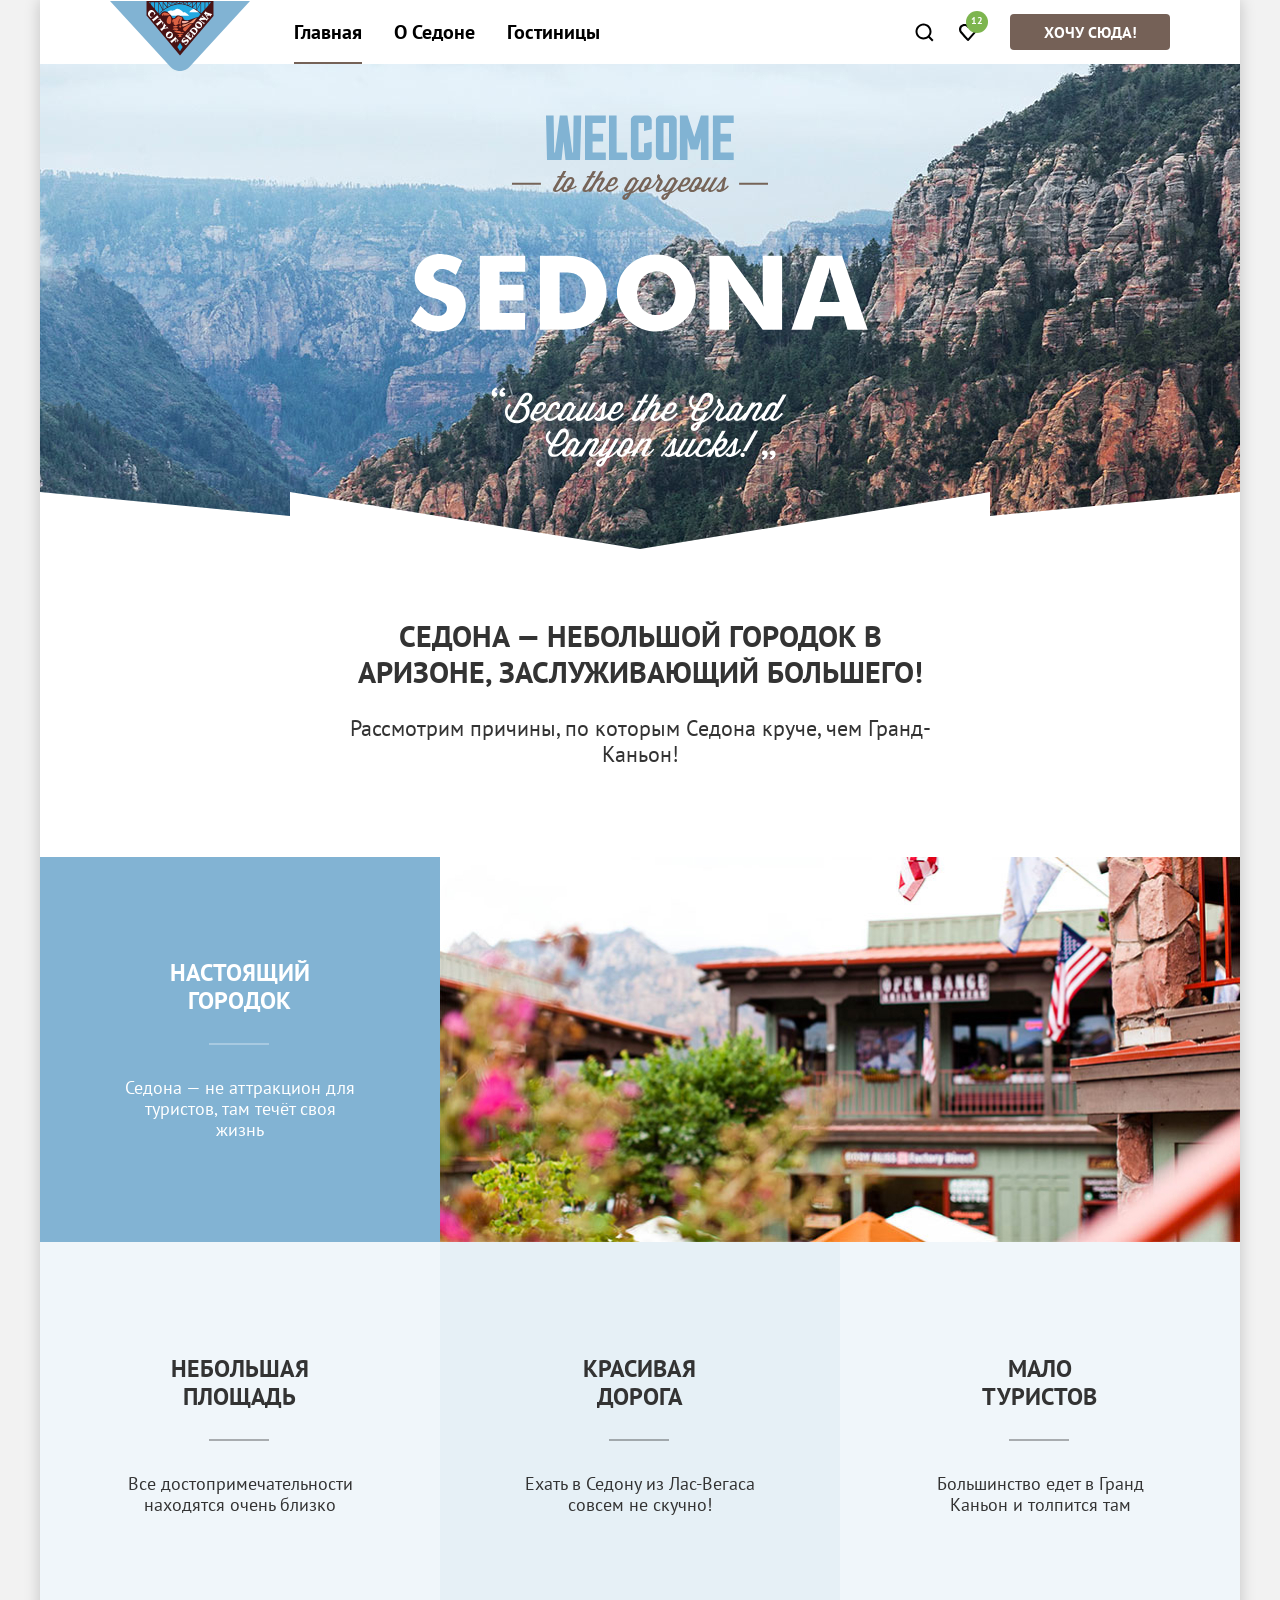
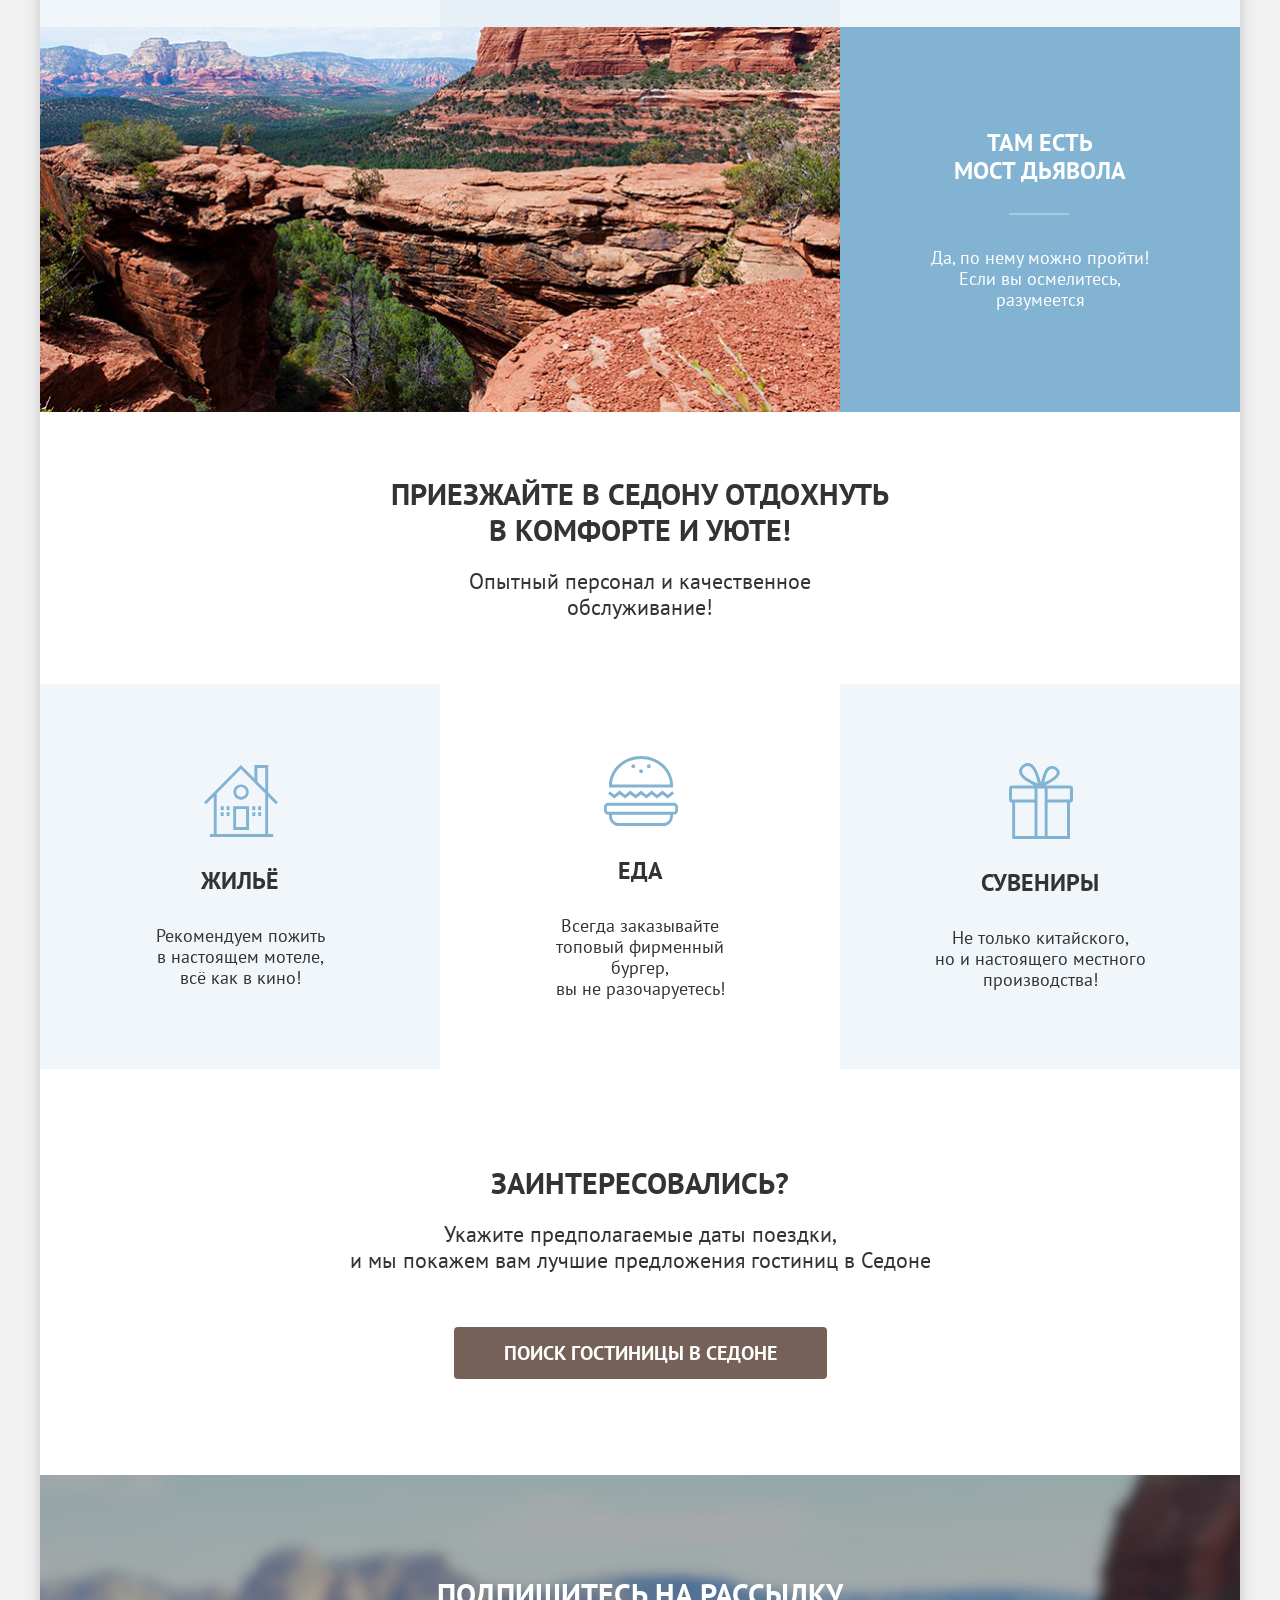
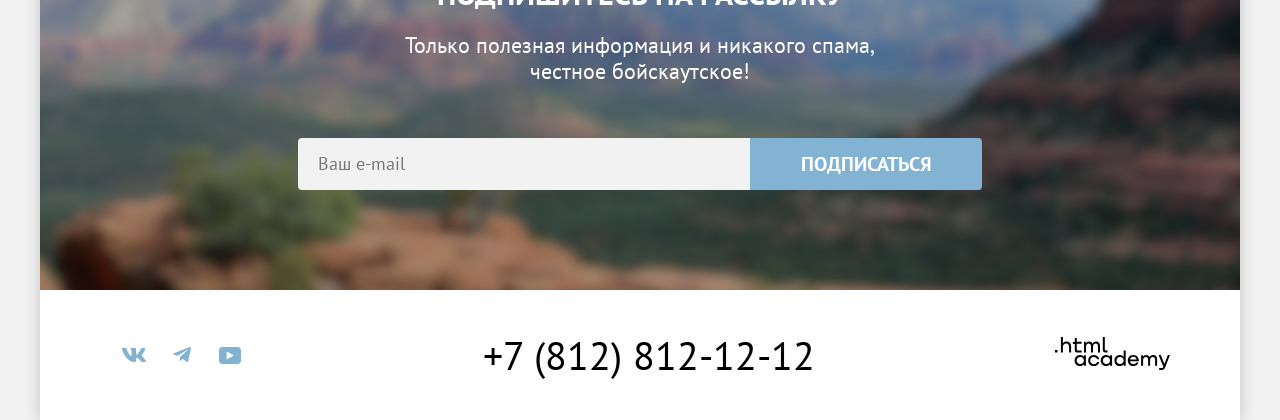
<file: index.html>
<!DOCTYPE html>
<html lang="ru">

  <head>
    <meta charset="utf-8">
    <title>Седона. Главная страница</title>
    <link rel="icon" type="image/x-icon" sizes="32x32" href="favicon.ico">
    <link rel="stylesheet" href="styles/styles.css">

  </head>

  <body>
    <div class="shadow">
      <header class="page-header">
        <nav class="navigation">
          <div class="nav-left-col">
            <a class="logo-link" href="index.html">
              <img class="navigation-logo" src="images/logo.svg" alt="Город Седона" loading="lazy">
            </a>
            <ul class="navigation-list">
              <li class="navigation-item">
                <a class="navigation-link navigation-current" href="index.html">Главная</a>
              </li>
              <li class="navigation-item">
                <a class="navigation-link" href="about.html">О Седоне</a>
              </li>
              <li class="navigation-item">
                <a class="navigation-link" href="catalog.html">Гостиницы</a>
              </li>
            </ul>
          </div>
          <ul class="navigation-list navigation-user">
            <li class="navigation-item">
              <a class="navigation-link" href="search.html">
                <svg class="navigation-icon" xmlns="http://www.w3.org/2000/svg" width="20" height="20">
                  <path
                    d="M19.5 18.0083L15.8 14.3287C16.8 13.0359 17.5 11.3453 17.5 9.4558C17.5 5.08011 13.9 1.5 9.5 1.5C5.1 1.5 1.5 5.17956 1.5 9.55525C1.5 13.9309 5.1 17.511 9.5 17.511C11.3 17.511 13 16.9144 14.4 15.8204L18.1 19.5L19.5 18.0083ZM9.5 15.5221C6.2 15.5221 3.5 12.837 3.5 9.55525C3.5 6.27348 6.2 3.5884 9.5 3.5884C12.8 3.5884 15.5 6.27348 15.5 9.55525C15.5 12.837 12.8 15.5221 9.5 15.5221Z" />
                </svg>
                <span class="visually-hidden">
                  Поиск
                </span>
              </a>
            </li>
            <li class="navigation-item">
              <a class="navigation-link likes" href="favorite.html">
                <svg class="navigation-icon" xmlns="http://www.w3.org/2000/svg" width="20" height="20">
                  <path
                    d="M9.9 19C9.6 19 9.3 18.9 9.1 18.6C3.7 12.5 2.4 11.1 2.1 10.7C1.4 9.8 1 8.6 1 7.4C1 4.4 3.4 2 6.5 2C7.8 2 9 2.5 10 3.3C11 2.5 12.3 2 13.5 2C16.5 2 19 4.4 19 7.4C19 8.7 18.5 9.9 17.7 10.8L10.7 18.7C10.5 18.9 10.3 19 9.9 19ZM3.9 9.5C4.2 9.9 7.4 13.5 10 16.4L16.2 9.4C16.7 8.9 16.9 8.2 16.9 7.4C16.9 5.6 15.4 4.1 13.6 4.1C12.6 4.1 11.6 4.6 10.9 5.4C10.6 5.7 10.3 5.8 10 5.8C9.7 5.8 9.4 5.6 9.2 5.4C8.5 4.6 7.5 4.1 6.5 4.1C4.7 4.1 3.2 5.6 3.2 7.4C3.1 8.3 3.5 9 3.9 9.5C3.8 9.5 3.8 9.5 3.9 9.5Z" />
                </svg>
                <span class="visually-hidden">
                  Избранное 12
                </span>
                <span class="likes-count">12</span>
              </a>
            </li>
            <li class="navigation-item">
              <a class="button navigation-link" href="choose.html">ХОЧУ СЮДА!</a>
            </li>
          </ul>
        </nav>
      </header>

      <main class="main-container main-index">
        <div class="page-container">
          <section class="heading">
            <h1 class="visually-hidden">Седона приветствие</h1>
            <div class="hero-picture">
              <img class="heading-logo" src="images/welcome.svg" lang="en"
                alt="Welcome to the gorgeous Sedona. Because the Grand Canyon sucks!" loading="lazy">
              <svg class="border-hero" width="1200" height="57" fill="none" xmlns="http://www.w3.org/2000/svg">
                <path d="M0 57V0L250 24V0L600 57L950 0V24L1200 0V57H0Z" fill="white" />
              </svg>
            </div>
            <div class="heading-text">
              <p class="heading-main-text">Седона — небольшой городок в Аризоне, заслуживающий большего!</p>
              <p class="subtext heading-subtext">Рассмотрим причины, по которым Седона круче, чем Гранд-Каньон!</p>
            </div>
          </section>

          <section class="advantages">
            <h2 class="visually-hidden">Преимущества</h2>
            <ul class="advantages-list">
              <li class="advantages-item dark-blue">
                <div class="advantages-alignment">
                  <h3 class="advantages-title">Настоящий городок</h3>
                  <p class="advantages-description">Седона — не аттракцион для туристов, там течёт своя жизнь</p>
                </div>
                <img class="advantages-image" src="images/photo-1.jpg" width="800" height="385"
                  alt="Фото городка Седона" loading="lazy">
              </li>
              <li class="advantages-item light-blue">
                <div class="advantages-alignment">
                  <h3 class="advantages-title">Небольшая площадь</h3>
                  <p class="advantages-description">Все достопримечательности находятся очень близко</p>
                </div>
              </li>
              <li class="advantages-item blue">
                <div class="advantages-alignment">
                  <h3 class="advantages-title">Красивая дорога</h3>
                  <p class="advantages-description">Ехать в Седону из Лас-Вегаса совсем не скучно!</p>
                </div>
              </li>
              <li class="advantages-item light-blue">
                <div class="advantages-alignment">
                  <h3 class="advantages-title">Мало туристов</h3>
                  <p class="advantages-description">Большинство едет в Гранд Каньон и толпится там</p>
                </div>
              </li>
              <li class="advantages-item dark-blue">
                <img class="advantages-image" src="images/photo-2.jpg" width="800" height="385" alt="Пейзаж каньона" loading="lazy">
                <div class="advantages-alignment">
                  <h3 class="advantages-title">Там есть<br>мост дьявола</h3>
                  <p class="advantages-description">Да, по нему можно пройти! Если вы осмелитесь, разумеется</p>
                </div>
              </li>
            </ul>
          </section>

          <section class="services">
            <div class="services-head">
              <h2 class="title services-title">Приезжайте в Седону отдохнуть в комфорте и уюте!</h2>
              <p class="subtext services-subtext">Опытный персонал и качественное обслуживание!</p>
            </div>
            <ul class="services-list">
              <li class="services-item light-blue">
                <img class="services-logo" src="images/advantage-house.svg" alt="Декоративный элемент дом">
                <span class="services-name">Жильё</span>
                <p class="services-description">Рекомендуем пожить<br>в&nbsp;настоящем мотеле,<br>всё как в кино!</p>
              </li>
              <li class="services-item">
                <img class="services-logo" src="images/advantage-burger.svg" alt="Декоративный элемент бургер" loading="lazy">
                <span class="services-name">Еда</span>
                <p class="services-description">Всегда заказывайте<br>топовый фирменный бургер,<br>вы не разочаруетесь!
                </p>
              </li>
              <li class="services-item light-blue">
                <img class="services-logo" src="images/advantage-gift.svg" alt="Декоративный элемент подарок" loading="lazy">
                <span class="services-name">Сувениры</span>
                <p class="services-description">Не только китайского,<br>но и настоящего местного<br>производства!</p>
              </li>
            </ul>
          </section>
          <section class="booking">
            <div class="booking-text">
              <h2 class="title booking-title">Заинтересовались?</h2>
              <p class="subtext booking-subtext">Укажите предполагаемые даты поездки,<br>и мы покажем вам лучшие
                предложения гостиниц в Седоне</p>
              <button class="button booking-button">ПОИСК ГОСТИНИЦЫ В СЕДОНЕ</button>
            </div>
          </section>
          <section class="subscription">
            <div class="subscription-text">
              <h2 class="title subscription-title">Подпишитесь на рассылку</h2>
              <p class="subtext subscription-subtext">Только полезная информация и никакого спама, честное бойскаутское!
              </p>
            </div>
            <form class="subscription-form" action="https://echo.htmlacademy.ru/courses" method="post">
              <label class="visually-hidden" for="subscription-email">Email</label>
              <input class="field" type="email" placeholder="Ваш e-mail" name="subscription-email"
                id="subscription-email" required>
              <button class="button subscription-button" type="submit">Подписаться</button>
            </form>
          </section>
        </div>
      </main>

      <footer class="page-footer">
        <div class="page-footer-container">
          <section class="footer-social">
            <h2 class="visually-hidden">Наши социальные сети</h2>
            <ul class="footer-social-list">
              <li class="footer-social-item">
                <a class="button" href="https://vk.com/htmlacademy" target="_blank" rel="noreferrer noopener">
                  <svg class="footer-social-logo" xmlns="http://www.w3.org/2000/svg" width="24" height="14" fill="none">
                    <path fill-rule="evenodd" clip-rule="evenodd"
                      d="M23.45 0.948C23.616 0.402 23.45 0 22.655 0H20.03C19.362 0 19.054 0.347 18.887 0.73C18.887 0.73 17.552 3.926 15.661 6.002C15.049 6.604 14.771 6.795 14.437 6.795C14.27 6.795 14.019 6.604 14.019 6.057V0.948C14.019 0.292 13.835 0 13.279 0H9.151C8.734 0 8.483 0.304 8.483 0.593C8.483 1.214 9.429 1.358 9.526 3.106V6.904C9.526 7.737 9.373 7.888 9.039 7.888C8.149 7.888 5.984 4.677 4.699 1.003C4.45 0.288 4.198 0 3.527 0H0.9C0.15 0 0 0.347 0 0.73C0 1.412 0.89 4.8 4.145 9.281C6.315 12.341 9.37 14 12.153 14C13.822 14 14.028 13.632 14.028 12.997V10.684C14.028 9.947 14.186 9.8 14.715 9.8C15.105 9.8 15.772 9.992 17.33 11.467C19.11 13.216 19.403 14 20.405 14H23.03C23.78 14 24.156 13.632 23.94 12.904C23.702 12.18 22.852 11.129 21.725 9.882C21.113 9.172 20.195 8.407 19.916 8.024C19.527 7.533 19.638 7.314 19.916 6.877C19.916 6.877 23.116 2.451 23.449 0.948H23.45Z" />
                  </svg>
                  <span class="visually-hidden">ВКонтакте</span>
                </a>
              </li>
              <li class="footer-social-item">
                <a class="button" href="https://t.me/htmlacademy" target="_blank" rel="noreferrer noopener">
                  <svg class="footer-social-logo" xmlns="http://www.w3.org/2000/svg" width="18" height="16" fill="none">
                    <path
                      d="M16.785 0.0992597L0.840489 6.24776C-0.247661 6.68481 -0.241365 7.29184 0.640845 7.56253L4.73445 8.83953L14.2058 2.8637C14.6537 2.59121 15.0629 2.7378 14.7265 3.03636L7.05283 9.96185H7.05103L7.05283 9.96275L6.77045 14.1823C7.18413 14.1823 7.36669 13.9925 7.59871 13.7686L9.58705 11.8351L13.7229 14.89C14.4855 15.31 15.0332 15.0941 15.2229 14.1841L17.9379 1.38885C18.2158 0.274623 17.5126 -0.229883 16.785 0.0992597Z" />
                  </svg>
                  <span class="visually-hidden">Телеграм</span>
                </a>
              </li>
              <li class="footer-social-item">
                <a class="button" href="https://www.youtube.com/user/htmlacademyru" target="_blank" rel="noreferrer noopener">
                  <svg class="footer-social-logo" xmlns="http://www.w3.org/2000/svg" width="22" height="17" fill="none">
                    <path
                      d="M18.607 0H3.17413C1.31343 0 0 1.59375 0 3.4V13.4937C0 15.4062 1.31343 17 3.17413 17H18.8259C20.4677 17 22 15.4062 22 13.6V3.4C21.7811 1.59375 20.4677 0 18.607 0ZM7.66169 12.5375V4.4625L14.995 8.5L7.66169 12.5375Z" />
                  </svg>
                  <span class="visually-hidden">YouTube</span>
                </a>
              </li>
            </ul>
          </section>

          <section class="footer-contacts">
            <h2 class="visually-hidden">Контакты</h2>
            <address class="footer-contacts-address">
              <a class="footer-contacts-address-phone" href="tel:+78005558628">+7 (812) 812-12-12</a>
            </address>
          </section>

          <section class="footer-logo">
            <h2 class="visually-hidden">Ссылка на академию</h2>
            <a class="footer-logo-link" href="https://htmlacademy.ru/" target="_blank" rel="noreferrer noopener">
              <svg class="academia-logo" xmlns="http://www.w3.org/2000/svg" width="115" height="33">
                <path
                  d="M0 12.9v2.6h2.5v-2.6zM11.6 4.5c-1.6 0-2.8.7-3.6 1.7h-.1V0h-2v15.5h2v-5.3c0-2.1 1.3-3.6 3.3-3.6 1.8 0 2.9 1.4 2.9 3.2v5.7h2V9.4c.1-3-1.8-4.9-4.5-4.9M26.6 4.8h-4.8V1.1h-2v3.8h-1.9v2h1.9v6c0 1.7 1 2.7 2.7 2.7h4.1v-2h-3.7c-.7 0-1.1-.4-1.1-1.1V6.8h4.8zM41.1 4.6c-1.6 0-2.9.8-3.5 2.1h-.1c-.6-1.2-1.8-2.1-3.4-2.1-1.4 0-2.5.8-3.1 1.8h-.1V4.8H29v10.6h2V10c0-2 1-3.5 2.6-3.5 1.5 0 2.4 1 2.4 2.6v6.3h2V9.8c0-2.4 1.4-3.3 2.6-3.3 1.5 0 2.4 1 2.4 2.6v6.3h2V8.9c.1-2.5-1.4-4.3-3.9-4.3M47.8 12.7c0 1.7 1 2.7 2.8 2.7h2v-2h-1.7c-.7 0-1.1-.4-1.1-1.1V0h-2zM28.9 19.7c-.9-1.1-2.2-1.8-3.9-1.8-3.1 0-5.4 2.3-5.4 5.6s2.3 5.6 5.4 5.6c1.8 0 3-.8 3.8-1.9h.1v1.6h2V18.2h-2zm-3.6 7.4c-2.2 0-3.6-1.6-3.6-3.6s1.4-3.6 3.6-3.6 3.6 1.6 3.6 3.6c0 1.9-1.4 3.6-3.6 3.6M44.2 22c-.5-2.4-2.6-4.1-5.4-4.1-3.4 0-5.6 2.5-5.6 5.6s2.2 5.6 5.6 5.6c2.8 0 4.9-1.8 5.4-4.2h-2.1c-.4 1.3-1.7 2.3-3.3 2.3-2.2 0-3.6-1.6-3.6-3.6s1.4-3.6 3.6-3.6c1.6 0 2.8 1 3.3 2.2h2.1zM55.1 19.7c-.9-1.1-2.2-1.8-3.9-1.8-3.1 0-5.4 2.3-5.4 5.6s2.3 5.6 5.4 5.6c1.8 0 3-.8 3.8-1.9h.1v1.6h2V18.2h-2zm-3.6 7.4c-2.2 0-3.6-1.6-3.6-3.6s1.4-3.6 3.6-3.6 3.6 1.6 3.6 3.6c0 1.9-1.5 3.6-3.6 3.6M68.7 19.8c-.9-1.1-2.2-1.9-3.9-1.9-3.1 0-5.4 2.3-5.4 5.6s2.2 5.6 5.4 5.6c1.7 0 3-.8 3.8-1.8h.1v1.5h2V13.4h-2zm-3.6 7.3c-2.2 0-3.6-1.6-3.6-3.6s1.4-3.6 3.6-3.6 3.6 1.6 3.6 3.6c-.1 2-1.5 3.6-3.6 3.6M78.3 17.9c-3.3 0-5.5 2.5-5.5 5.6 0 3 2.1 5.6 5.5 5.6 2.5 0 4.5-1.3 5.2-3.6h-2.1c-.5 1-1.6 1.6-3 1.6-1.9 0-3.3-1.3-3.4-2.9h8.8c.2-3.6-2-6.3-5.5-6.3m0 1.9c1.7 0 3 1 3.3 2.6h-6.5c.3-1.5 1.5-2.6 3.2-2.6M98.2 17.9c-1.6 0-2.9.8-3.6 2h-.1c-.6-1.2-1.8-2-3.4-2-1.4 0-2.5.7-3.1 1.8v-1.5h-1.9v10.6h2v-5.4c0-2 1-3.4 2.6-3.5 1.5 0 2.4 1 2.4 2.6v6.3h2v-5.6c0-2.4 1.4-3.3 2.6-3.3 1.5 0 2.4 1 2.4 2.6v6.3h2v-6.5c.1-2.6-1.4-4.4-3.9-4.4M109.4 27l-3.6-8.9h-2.2l4.8 11.6c-.3.9-.7 1.2-1.7 1.2h-2.5v2h2.5c1.8 0 2.8-.8 3.5-2.6l4.7-12.2h-2.1z" />
              </svg>
            </a>
          </section>
        </div>
      </footer>

      <div class="modal-container modal-container-close">
        <div class="modal modal-search">
          <button class="modal-close-button" type="button">
            <svg class="modal-cross" xmlns="http://www.w3.org/2000/svg" width="14" height="14">
              <path
                d="M14 1.292 12.708 0 7 5.708 1.292 0 0 1.292 5.708 7 0 12.708 1.292 14 7 8.292 12.708 14 14 12.708 8.292 7z" />
            </svg>
            <span class="visually-hidden">Закрыть</span>
          </button>
          <section class="modal-content">
            <h2 class="modal-title">Поиск гостиницы в Седоне</h2>
            <form class="search-form" action="https://echo.htmlacademy.ru/" method="post">
              <fieldset class="field-group field-group-one">
                <label class="modal-label" for="checkin-date">Дата Заезда:</label>
                <input class="checkin-date modal-field field" type="text" id="checkin-date" name="checkin-date"
                  value="27 апреля 2020" required>
                <span class="modal-notification in">Мы не можем отправить вас в прошлое.</span>
              </fieldset>
              <fieldset class="field-group field-group-two">
                <label class="modal-label" for="checkout-date">Дата Выезда:</label>
                <input class="checkout-date modal-field field" type="text" id="checkout-date" name="checkout-date"
                  value="1 сентября 2023" required>
                <span class="modal-notification out">На эти даты есть свободные номера. Пока есть.</span>
              </fieldset>
              <fieldset class="field-group field-adults">
                <label class="modal-label" for="adults">Взрослые:</label>
                <div class="field plus-minus-input">
                  <button class="minus-button" type="button">
                    <svg class="minus-icon" xmlns="http://www.w3.org/2000/svg" width="20" height="20" fill="none">
                      <path d="M3 9v2h14V9z" />
                    </svg>
                    <span class="visually-hidden">Уменьшить число</span>
                  </button>
                  <input class="adults modal-field field" type="text" id="adults" name="adults" value="2">
                  <button class="plus-button" type="button">
                    <svg class="plus-icon" width="14" height="14" fill="none" xmlns="http://www.w3.org/2000/svg">
                      <path d="M14 6H8V0H6V6H0V8H6V14H8V8H14V6Z" />
                    </svg>
                    <span class="visually-hidden">увеличить число</span>
                  </button>
                </div>
              </fieldset>
              <fieldset class="field-group field-childrens">
                <label class="modal-label" for="childrens">Дети:</label>
                <span class="tooltip">
                  <button class="tooltip-toggle" type="button" aria-labelledby="tooltip-label-date">
                    <svg class="tooltip-icon" width="26" height="26" fill="none" xmlns="http://www.w3.org/2000/svg">
                      <circle cx="13" cy="13" r="13" fill="#83B3D3" />
                      <path fill-rule="evenodd" clip-rule="evenodd" d="M12 7H14V9H12V7ZM14 19H12V10H14V19Z"
                        fill="white" />
                    </svg>
                  </button>
                  <span class="tooltip-text" role="tooltip" id="tooltip-label-date">Укажите количество детей, которые
                    будут с вами, возраст которых от 6 до 18 лет. Дети до 6 лет размещаются бесплатно.</span>
                </span>
                <div class="field plus-minus-input">
                  <button class="minus-button" type="button">
                    <svg class="minus-icon" xmlns="http://www.w3.org/2000/svg" width="20" height="20" fill="none">
                      <path d="M3 9v2h14V9z" />
                    </svg>
                    <span class="visually-hidden">Уменьшить число</span>
                  </button>
                  <input class="childrens modal-field field" type="text" id="childrens" name="childrens" value="2">
                  <button class="plus-button" type="button">
                    <svg class="plus-icon" width="14" height="14" fill="none" xmlns="http://www.w3.org/2000/svg">
                      <path d="M14 6H8V0H6V6H0V8H6V14H8V8H14V6Z" />
                    </svg>
                    <span class="visually-hidden">увеличить число</span>
                  </button>
                </div>
              </fieldset>
              <button class="button modal-search-result" type="submit">Найти</button>
            </form>
          </section>
        </div>
      </div>
    </div>
  </body>

</html>
</file>
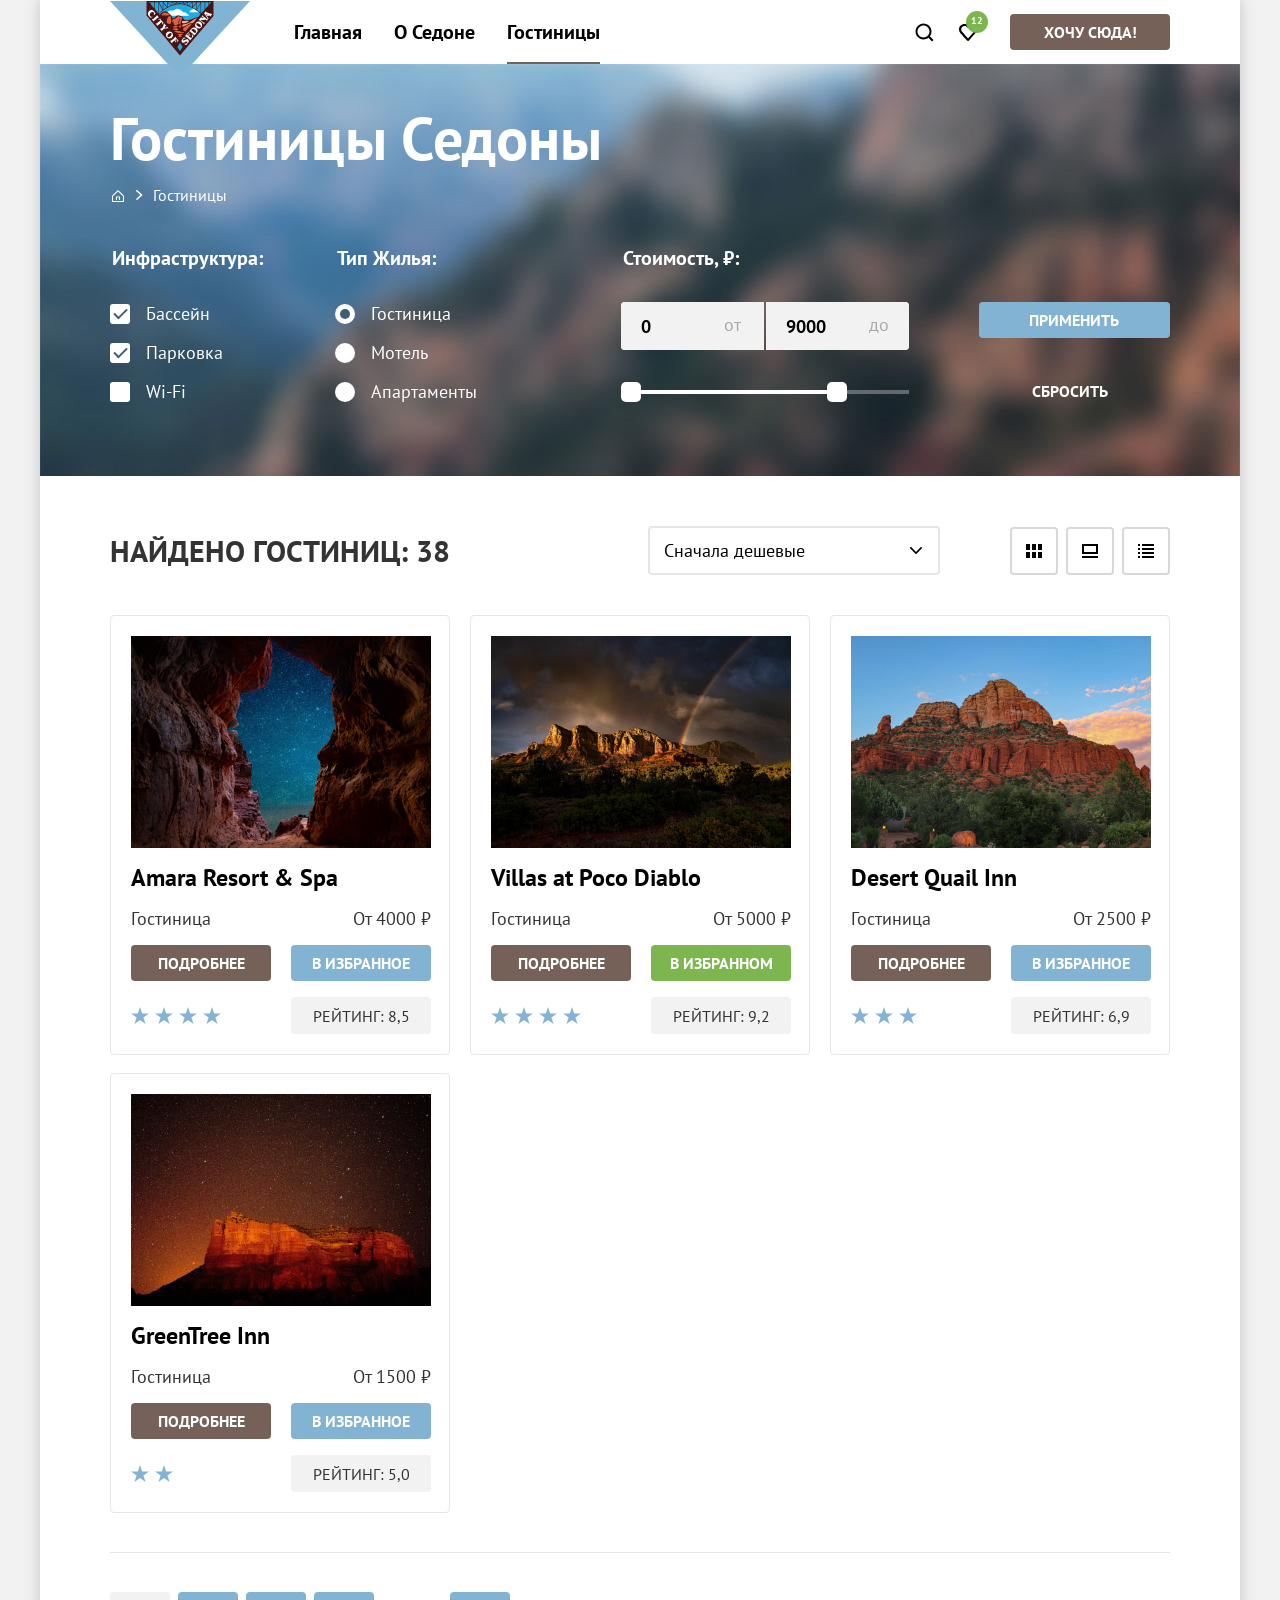
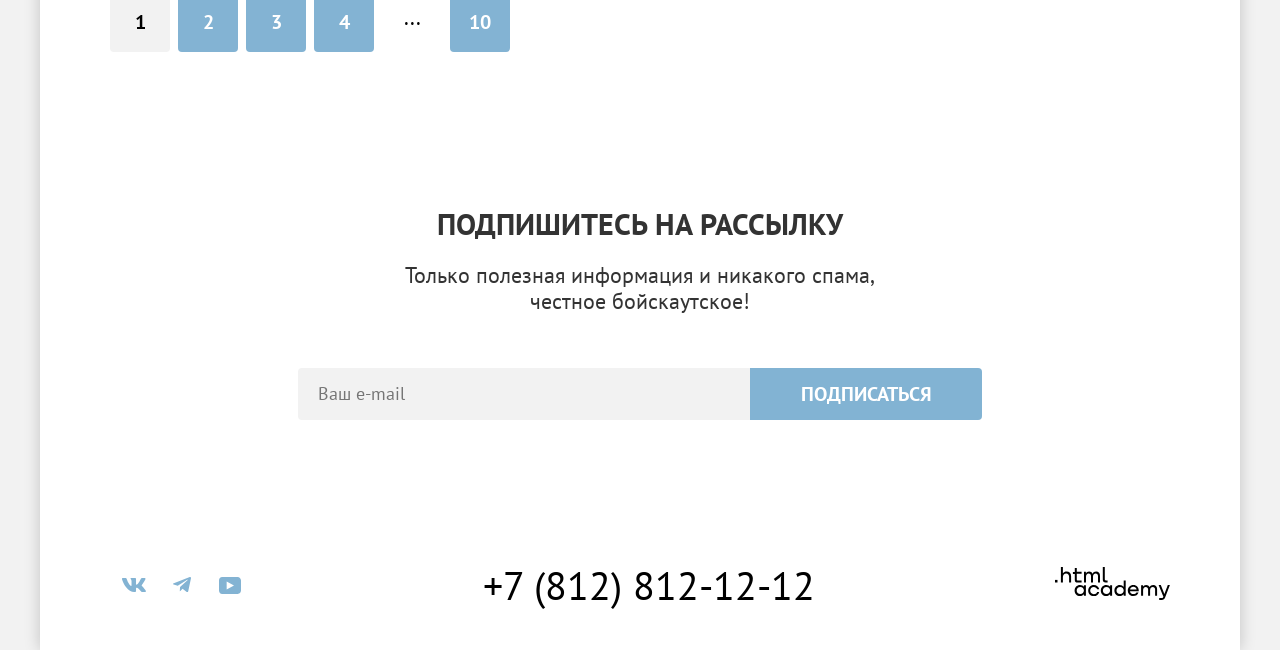
<file: catalog.html>
<!doctype html>
<html lang="ru">

  <head>
    <meta charset="utf-8" />
    <title>Седона. Каталог</title>
    <link rel="icon" type="image/x-icon" sizes="32x32" href="favicon.ico" />
    <link rel="stylesheet" href="styles/styles.css" />
  </head>

  <body>
    <div class="shadow">
      <header class="page-header">
        <nav class="navigation">
          <div class="nav-left-col">
            <a class="logo-link" href="index.html">
              <img class="navigation-logo" src="images/logo.svg" alt="Город Седона" loading="lazy">
            </a>
            <ul class="navigation-list">
              <li class="navigation-item">
                <a class="navigation-link" href="index.html">Главная</a>
              </li>
              <li class="navigation-item">
                <a class="navigation-link" href="about.html">О Седоне</a>
              </li>
              <li class="navigation-item">
                <a class="navigation-link navigation-current" href="catalog.html">Гостиницы</a>
              </li>
            </ul>
          </div>
          <ul class="navigation-list navigation-user">
            <li class="navigation-item">
              <a class="navigation-link" href="search.html">
                <svg class="navigation-icon" xmlns="http://www.w3.org/2000/svg" width="20" height="20" fill="none">
                  <path
                    d="M19.5 18.0083L15.8 14.3287C16.8 13.0359 17.5 11.3453 17.5 9.4558C17.5 5.08011 13.9 1.5 9.5 1.5C5.1 1.5 1.5 5.17956 1.5 9.55525C1.5 13.9309 5.1 17.511 9.5 17.511C11.3 17.511 13 16.9144 14.4 15.8204L18.1 19.5L19.5 18.0083ZM9.5 15.5221C6.2 15.5221 3.5 12.837 3.5 9.55525C3.5 6.27348 6.2 3.5884 9.5 3.5884C12.8 3.5884 15.5 6.27348 15.5 9.55525C15.5 12.837 12.8 15.5221 9.5 15.5221Z" />
                </svg>
                <span class="visually-hidden"> Поиск </span>
              </a>
            </li>
            <li class="navigation-item">
              <a class="navigation-link likes" href="favorite.html">
                <svg class="navigation-icon" xmlns="http://www.w3.org/2000/svg" width="20" height="20" fill="none">
                  <path
                    d="M9.9 19C9.6 19 9.3 18.9 9.1 18.6C3.7 12.5 2.4 11.1 2.1 10.7C1.4 9.8 1 8.6 1 7.4C1 4.4 3.4 2 6.5 2C7.8 2 9 2.5 10 3.3C11 2.5 12.3 2 13.5 2C16.5 2 19 4.4 19 7.4C19 8.7 18.5 9.9 17.7 10.8L10.7 18.7C10.5 18.9 10.3 19 9.9 19ZM3.9 9.5C4.2 9.9 7.4 13.5 10 16.4L16.2 9.4C16.7 8.9 16.9 8.2 16.9 7.4C16.9 5.6 15.4 4.1 13.6 4.1C12.6 4.1 11.6 4.6 10.9 5.4C10.6 5.7 10.3 5.8 10 5.8C9.7 5.8 9.4 5.6 9.2 5.4C8.5 4.6 7.5 4.1 6.5 4.1C4.7 4.1 3.2 5.6 3.2 7.4C3.1 8.3 3.5 9 3.9 9.5C3.8 9.5 3.8 9.5 3.9 9.5Z" />
                </svg>
                <span class="visually-hidden">
                  Избранное
                </span>
                <span class="likes-count">12</span>
              </a>
            </li>
            <li class="navigation-item">
              <a class="button navigation-link" href="choose.html">ХОЧУ СЮДА!</a>
            </li>
          </ul>
        </nav>
      </header>

      <main class="main-inner main-container">
        <div class="page-container">
          <div class="header-filter-style">
            <header class="inner-header">
              <h1 class="title inner-header-title">Гостиницы Седоны</h1>
              <ul class="breadcrumbs">
                <li class="breadcrumbs-item">
                  <a class="breadcrumbs-link" href="index.html">
                    <svg class="main-icon" xmlns="http://www.w3.org/2000/svg" width="12" height="12" fill="none">
                      <path d="M6 0L0 5.80006V12.0001H12V5.80006L6 0ZM11 11.0001H1V6.20005L6 1.4L11 6.20005V11.0001Z" />
                      <path d="M4 10.0001H5V7.50005H7V10.0001H8V6.50005H4V10.0001Z" />
                    </svg>
                    <span class="visually-hidden">Главная</span></a>
                </li>
                <li class="breadcrumbs-item">
                  <span class="breadcrumbs-link">Гостиницы</span>
                </li>
              </ul>
            </header>

            <h2 class="visually-hidden">Список гостиниц с фильтрами</h2>
            <form class="catalog-filter" action="https://echo.htmlacademy.ru/" method="get">
              <div class="filter-left-col">
                <fieldset class="catalog-filter-group">
                  <legend class="catalog-filter-title">Инфраструктура:</legend>
                  <ul class="catalog-filter-list">
                    <li class="catalog-filter-item">
                      <label class="control">
                        <input class="visually-hidden control-input" type="checkbox" name="pool" checked />
                        <span class="control-mark"></span>
                        <span class="control-label">Бассейн</span>
                      </label>
                    </li>
                    <li class="catalog-filter-item">
                      <label class="control">
                        <input class="visually-hidden control-input" type="checkbox" name="parking" checked />
                        <span class="control-mark"></span>
                        <span class="control-label">Парковка</span>
                      </label>
                    </li>
                    <li class="catalog-filter-item">
                      <label class="control">
                        <input class="visually-hidden control-input" type="checkbox" name="wi-fi" />
                        <span class="control-mark"></span>
                        <span class="control-label">Wi-Fi</span>
                      </label>
                    </li>
                  </ul>
                </fieldset>

                <fieldset class="catalog-filter-group">
                  <legend class="catalog-filter-title">Тип Жилья:</legend>
                  <ul class="catalog-filter-list">
                    <li class="catalog-filter-item">
                      <label class="control">
                        <input class="visually-hidden control-input" type="radio" name="place-group" value="hotel"
                          checked />
                        <span class="control-mark"></span>
                        <span class="control-label">Гостиница</span>
                      </label>
                    </li>
                    <li class="catalog-filter-item">
                      <label class="control">
                        <input class="visually-hidden control-input" type="radio" name="place-group" value="motel" />
                        <span class="control-mark"></span>
                        <span class="control-label">Мотель</span>
                      </label>
                    </li>
                    <li class="catalog-filter-item">
                      <label class="control">
                        <input class="visually-hidden control-input" type="radio" name="place-group"
                          value="apartment" />
                        <span class="control-mark"></span>
                        <span class="control-label">Апартаменты</span>
                      </label>
                    </li>
                  </ul>
                </fieldset>
              </div>
              <div class="filter-right-col">
                <fieldset class="catalog-filter-group">
                  <legend class="catalog-filter-title">Стоимость, ₽:</legend>

                  <div class="range">
                    <div class="range-wrapper-inputs">
                      <label class="catalog-filter-label">
                        <input class="range-input start" type="number" name="min-price" placeholder="0" value="0" />
                        <span class="filter-text">от</span>
                      </label>
                      <label class="catalog-filter-label">
                        <input class="range-input stop" type="number" name="max-price" placeholder="9000"
                          value="9000" />
                        <span class="filter-text">до</span>
                      </label>
                    </div>

                    <div class="range-scale">
                      <div class="range-bar">
                        <button class="range-toggle toggle-min" type="button">
                          <span class="visually-hidden">Изменить минимальную цену</span>
                        </button>
                        <button class="range-toggle toggle-max" type="button">
                          <span class="visually-hidden">Изменить максимальную цену</span>
                        </button>
                      </div>
                    </div>
                  </div>
                </fieldset>
                <div class="filter-buttons">
                  <button class="button" type="submit">Применить</button>
                  <button class="button reset-button" type="reset">
                    Сбросить
                  </button>
                </div>
              </div>
            </form>
          </div>
          <section class="catalog-products">
            <div class="cards-head">
              <h2 class="title catalog-respond-title">Найдено гостиниц: 38</h2>
              <select class="select-control" aria-label="Сортировка">
                <option value="cheap">Сначала дешевые</option>
                <option value="popular">Сначала популярные</option>
                <option value="expensive">Сначала дорогие</option>
              </select>
              <div class="buttons-shows-row">
                <a class="button-show button-click" href="catalog.html?view=tile">
                  <svg class="button-show-svg" xmlns="http://www.w3.org/2000/svg" width="16" height="14" fill="none">
                    <g clip-path="url(#a)">
                      <path d="M4 0H0v6h4zM16 0h-4v6h4zM10 0H6v6h4zM4 8H0v6h4zM16 8h-4v6h4zM10 8H6v6h4z" />
                    </g>
                    <defs>
                      <path d="M0 0h16v14H0z" />
                    </defs>
                  </svg>
                  <span class="visually-hidden">Показать мелкие карточки</span>
                </a>
                <a class="button-show" href="catalog.html?view=card">
                  <svg class="button-show-svg" xmlns="http://www.w3.org/2000/svg" width="16" height="14" fill="none">
                    <g fill="#000" clip-path="url(#a)">
                      <path d="M16 12H0v2h16zM14 2v6H2V2zm2-2H0v10h16z" />
                    </g>
                    <defs>
                      <path d="M0 0h16v14H0z" />
                    </defs>
                  </svg>
                  <span class="visually-hidden">Показать крупные карточки</span>
                </a>
                <a href="catalog.html?view=list" class="button-show">
                  <svg class="button-show-svg" xmlns="http://www.w3.org/2000/svg" width="16" height="14" fill="none">
                    <g fill="#000" clip-path="url(#a)">
                      <path
                        d="M2 0H0v2h2zM16 0H4v2h12zM2 4H0v2h2zM16 4H4v2h12zM2 8H0v2h2zM16 8H4v2h12zM2 12H0v2h2zM16 12H4v2h12z" />
                    </g>
                    <defs>
                      <clipPath id="a">
                        <path d="M0 0h16v14H0z" />
                      </clipPath>
                    </defs>
                  </svg>
                  <span class="visually-hidden">Показать список</span>
                </a>
              </div>
            </div>
            <ul class="product-list">
              <li class="product-card">
                <a class="product-card-link" href="product.html">
                  <img class="product-card-image" src="images/catalog/hotel-1.jpg" width="300" height="212"
                    alt="Фотоснимок отеля" loading="lazy" />
                  <h3 class="product-card-title">Amara Resort & Spa</h3>
                </a>
                <div class="product-description">
                  <span class="product-type">Гостиница</span>
                  <span class="product-card-price">От 4000 ₽</span>
                  <a class="product-card-button button" href="#">Подробнее</a>
                  <button class="button" type="button">В избранное</button>
                  <div class="stars-row">
                    <div class="star"></div>
                    <div class="star"></div>
                    <div class="star"></div>
                    <div class="star"></div>
                  </div>
                  <span class="product-rating">Рейтинг: 8,5</span>
                </div>
              </li>
              <li class="product-card">
                <a class="product-card-link" href="product.html">
                  <img class="product-card-image" src="images/catalog/hotel-2.jpg" width="300" height="212"
                    alt="Фотоснимок отеля" loading="lazy"/>
                  <h3 class="product-card-title">Villas at Poco Diablo</h3>
                </a>
                <div class="product-description">
                  <span class="product-type">Гостиница</span>
                  <span class="product-card-price">От 5000 ₽</span>
                  <a class="product-card-button button" href="#">Подробнее</a>
                  <button class="button product-favorite-button" type="button">
                    В избранном
                  </button>
                  <div class="stars-row">
                    <div class="star"></div>
                    <div class="star"></div>
                    <div class="star"></div>
                    <div class="star"></div>
                  </div>
                  <span class="product-rating">Рейтинг: 9,2</span>
                </div>
              </li>
              <li class="product-card">
                <a class="product-card-link" href="product.html">
                  <img class="product-card-image" src="images/catalog/hotel-3.jpg" width="300" height="212"
                    alt="Фотоснимок отеля" loading="lazy"/>
                  <h3 class="product-card-title">Desert Quail Inn</h3>
                </a>
                <div class="product-description">
                  <span class="product-type">Гостиница</span>
                  <span class="product-card-price">От 2500 ₽</span>
                  <a class="product-card-button button" href="#">Подробнее</a>
                  <button class="button" type="button">В избранное</button>
                  <div class="stars-row">
                    <div class="star"></div>
                    <div class="star"></div>
                    <div class="star"></div>
                  </div>
                  <span class="product-rating">Рейтинг: 6,9</span>
                </div>
              </li>
              <li class="product-card">
                <a class="product-card-link" href="product.html">
                  <img class="product-card-image" src="images/catalog/hotel-4.jpg" width="300" height="212"
                    alt="Фотоснимок отеля" loading="lazy"/>
                  <h3 class="product-card-title">GreenTree Inn</h3>
                </a>
                <div class="product-description">
                  <span class="product-type">Гостиница</span>
                  <span class="product-card-price">От 1500 ₽</span>
                  <a class="product-card-button button" href="#">Подробнее</a>
                  <button class="button" type="button">В избранное</button>
                  <div class="stars-row">
                    <div class="star"></div>
                    <div class="star"></div>
                  </div>
                  <span class="product-rating">Рейтинг: 5,0</span>
                </div>
              </li>
            </ul>

            <ul class="pagination">
              <li class="pagination-item">
                <a class="pagination-link pagination-current">1</a>
              </li>
              <li class="pagination-item">
                <a class="pagination-link" href="#">2</a>
              </li>
              <li class="pagination-item">
                <a class="pagination-link" href="#">3</a>
              </li>
              <li class="pagination-item">
                <a class="pagination-link" href="#">4</a>
              </li>
              <li class="pagination-item">
                <a class="pagination-link pagination-others" href="#">...</a>
              </li>
              <li class="pagination-item">
                <a class="pagination-link" href="#">10</a>
              </li>
            </ul>
          </section>
          <section class="subscription footer-subscription">
            <div class="subscription-text">
              <h2 class="title subscription-title">Подпишитесь на рассылку</h2>
              <p class="subtext subscription-subtext">
                Только полезная информация и никакого спама,<br/>
                честное бойскаутское!
              </p>
            </div>
            <form class="subscription-form" action="https://echo.htmlacademy.ru/courses" method="post">
              <label class="visually-hidden" for="subscription-email">Email</label>
              <input class="field" type="email" placeholder="Ваш e-mail" name="subscription-email"
                id="subscription-email" required />
              <button class="button subscription-button" type="submit">
                <span class="subscription-button">Подписаться</span>
              </button>
            </form>
          </section>
        </div>
      </main>

      <footer class="page-footer">
        <div class="page-footer-container">
          <section class="footer-social">
            <h2 class="visually-hidden">Наши социальные сети</h2>
            <ul class="footer-social-list">
              <li class="footer-social-item">
                <a class="button" href="https://vk.com/htmlacademy" target="_blank" rel="noreferrer noopener">
                  <svg class="footer-social-logo" xmlns="http://www.w3.org/2000/svg" width="24" height="14" fill="none">
                    <path fill-rule="evenodd" clip-rule="evenodd"
                      d="M23.45 0.948C23.616 0.402 23.45 0 22.655 0H20.03C19.362 0 19.054 0.347 18.887 0.73C18.887 0.73 17.552 3.926 15.661 6.002C15.049 6.604 14.771 6.795 14.437 6.795C14.27 6.795 14.019 6.604 14.019 6.057V0.948C14.019 0.292 13.835 0 13.279 0H9.151C8.734 0 8.483 0.304 8.483 0.593C8.483 1.214 9.429 1.358 9.526 3.106V6.904C9.526 7.737 9.373 7.888 9.039 7.888C8.149 7.888 5.984 4.677 4.699 1.003C4.45 0.288 4.198 0 3.527 0H0.9C0.15 0 0 0.347 0 0.73C0 1.412 0.89 4.8 4.145 9.281C6.315 12.341 9.37 14 12.153 14C13.822 14 14.028 13.632 14.028 12.997V10.684C14.028 9.947 14.186 9.8 14.715 9.8C15.105 9.8 15.772 9.992 17.33 11.467C19.11 13.216 19.403 14 20.405 14H23.03C23.78 14 24.156 13.632 23.94 12.904C23.702 12.18 22.852 11.129 21.725 9.882C21.113 9.172 20.195 8.407 19.916 8.024C19.527 7.533 19.638 7.314 19.916 6.877C19.916 6.877 23.116 2.451 23.449 0.948H23.45Z" />
                  </svg>
                  <span class="visually-hidden">ВКонтакте</span>
                </a>
              </li>
              <li class="footer-social-item">
                <a class="button" href="https://t.me/htmlacademy" target="_blank" rel="noreferrer noopener">
                  <svg class="footer-social-logo" xmlns="http://www.w3.org/2000/svg" width="18" height="16" fill="none">
                    <path
                      d="M16.785 0.0992597L0.840489 6.24776C-0.247661 6.68481 -0.241365 7.29184 0.640845 7.56253L4.73445 8.83953L14.2058 2.8637C14.6537 2.59121 15.0629 2.7378 14.7265 3.03636L7.05283 9.96185H7.05103L7.05283 9.96275L6.77045 14.1823C7.18413 14.1823 7.36669 13.9925 7.59871 13.7686L9.58705 11.8351L13.7229 14.89C14.4855 15.31 15.0332 15.0941 15.2229 14.1841L17.9379 1.38885C18.2158 0.274623 17.5126 -0.229883 16.785 0.0992597Z" />
                  </svg>
                  <span class="visually-hidden">Телеграм</span>
                </a>
              </li>
              <li class="footer-social-item">
                <a class="button" href="https://www.youtube.com/user/htmlacademyru" target="_blank" rel="noreferrer noopener">
                  <svg class="footer-social-logo" xmlns="http://www.w3.org/2000/svg" width="22" height="17" fill="none">
                    <path
                      d="M18.607 0H3.17413C1.31343 0 0 1.59375 0 3.4V13.4937C0 15.4062 1.31343 17 3.17413 17H18.8259C20.4677 17 22 15.4062 22 13.6V3.4C21.7811 1.59375 20.4677 0 18.607 0ZM7.66169 12.5375V4.4625L14.995 8.5L7.66169 12.5375Z" />
                  </svg>
                  <span class="visually-hidden">YouTube</span>
                </a>
              </li>
            </ul>
          </section>

          <section class="footer-contacts">
            <h2 class="visually-hidden">Контакты</h2>
            <address class="footer-contacts-address">
              <a class="footer-contacts-address-phone" href="tel:+78005558628">+7 (812) 812-12-12</a>
            </address>
          </section>

          <section class="footer-logo">
            <h2 class="visually-hidden">Ссылка на академию</h2>
            <a class="footer-logo-link" href="https://htmlacademy.ru/" target="_blank" rel="noreferrer noopener">
              <svg class="academia-logo" width="115" height="33" xmlns="http://www.w3.org/2000/svg">
                <path d="M0 12.9V15.5H2.5V12.9H0Z" />
                <path
                  d="M11.6 4.5C10 4.5 8.8 5.2 8 6.2H7.9V0H5.9V15.5H7.9V10.2C7.9 8.1 9.2 6.6 11.2 6.6C13 6.6 14.1 8 14.1 9.8V15.5H16.1V9.4C16.2 6.4 14.3 4.5 11.6 4.5Z" />
                <path
                  d="M26.6 4.8H21.8V1.1H19.8V4.9H17.9V6.9H19.8V12.9C19.8 14.6 20.8 15.6 22.5 15.6H26.6V13.6H22.9C22.2 13.6 21.8 13.2 21.8 12.5V6.8H26.6V4.8Z" />
                <path
                  d="M41.1 4.6C39.5 4.6 38.2 5.4 37.6 6.7H37.5C36.9 5.5 35.7 4.6 34.1 4.6C32.7 4.6 31.6 5.4 31 6.4H30.9V4.8H29V15.4H31V10C31 8 32 6.5 33.6 6.5C35.1 6.5 36 7.5 36 9.1V15.4H38V9.8C38 7.4 39.4 6.5 40.6 6.5C42.1 6.5 43 7.5 43 9.1V15.4H45V8.9C45.1 6.4 43.6 4.6 41.1 4.6Z" />
                <path
                  d="M47.8 12.7C47.8 14.4 48.8 15.4 50.6 15.4H52.6V13.4H50.9C50.2 13.4 49.8 13 49.8 12.3V0H47.8V12.7Z" />
                <path
                  d="M28.9 19.7C28 18.6 26.7 17.9 25 17.9C21.9 17.9 19.6 20.2 19.6 23.5C19.6 26.8 21.9 29.1 25 29.1C26.8 29.1 28 28.3 28.8 27.2H28.9V28.8H30.9V18.2H28.9V19.7ZM25.3 27.1C23.1 27.1 21.7 25.5 21.7 23.5C21.7 21.5 23.1 19.9 25.3 19.9C27.5 19.9 28.9 21.5 28.9 23.5C28.9 25.4 27.5 27.1 25.3 27.1Z" />
                <path
                  d="M44.2 22C43.7 19.6 41.6 17.9 38.8 17.9C35.4 17.9 33.2 20.4 33.2 23.5C33.2 26.6 35.4 29.1 38.8 29.1C41.6 29.1 43.7 27.3 44.2 24.9H42.1C41.7 26.2 40.4 27.2 38.8 27.2C36.6 27.2 35.2 25.6 35.2 23.6C35.2 21.6 36.6 20 38.8 20C40.4 20 41.6 21 42.1 22.2H44.2V22Z" />
                <path
                  d="M55.1 19.7C54.2 18.6 52.9 17.9 51.2 17.9C48.1 17.9 45.8 20.2 45.8 23.5C45.8 26.8 48.1 29.1 51.2 29.1C53 29.1 54.2 28.3 55 27.2H55.1V28.8H57.1V18.2H55.1V19.7ZM51.5 27.1C49.3 27.1 47.9 25.5 47.9 23.5C47.9 21.5 49.3 19.9 51.5 19.9C53.7 19.9 55.1 21.5 55.1 23.5C55.1 25.4 53.6 27.1 51.5 27.1Z" />
                <path
                  d="M68.7 19.8C67.8 18.7 66.5 17.9 64.8 17.9C61.7 17.9 59.4 20.2 59.4 23.5C59.4 26.8 61.6 29.1 64.8 29.1C66.5 29.1 67.8 28.3 68.6 27.3H68.7V28.8H70.7V13.4H68.7V19.8ZM65.1 27.1C62.9 27.1 61.5 25.5 61.5 23.5C61.5 21.5 62.9 19.9 65.1 19.9C67.3 19.9 68.7 21.5 68.7 23.5C68.6 25.5 67.2 27.1 65.1 27.1Z" />
                <path
                  d="M78.3 17.9C75 17.9 72.8 20.4 72.8 23.5C72.8 26.5 74.9 29.1 78.3 29.1C80.8 29.1 82.8 27.8 83.5 25.5H81.4C80.9 26.5 79.8 27.1 78.4 27.1C76.5 27.1 75.1 25.8 75 24.2H83.8C84 20.6 81.8 17.9 78.3 17.9ZM78.3 19.8C80 19.8 81.3 20.8 81.6 22.4H75.1C75.4 20.9 76.6 19.8 78.3 19.8Z" />
                <path
                  d="M98.2 17.9C96.6 17.9 95.3 18.7 94.6 19.9H94.5C93.9 18.7 92.7 17.9 91.1 17.9C89.7 17.9 88.6 18.6 88 19.7V18.2H86.1V28.8H88.1V23.4C88.1 21.4 89.1 20 90.7 19.9C92.2 19.9 93.1 20.9 93.1 22.5V28.8H95.1V23.2C95.1 20.8 96.5 19.9 97.7 19.9C99.2 19.9 100.1 20.9 100.1 22.5V28.8H102.1V22.3C102.2 19.7 100.7 17.9 98.2 17.9Z" />
                <path
                  d="M109.4 27L105.8 18.1H103.6L108.4 29.7C108.1 30.6 107.7 30.9 106.7 30.9H104.2V32.9H106.7C108.5 32.9 109.5 32.1 110.2 30.3L114.9 18.1H112.8L109.4 27Z" />
              </svg>
            </a>
          </section>
        </div>
      </footer>
    </div>
  </body>

</html>
</file>
<file: styles/styles.css>
@font-face {
  font-family: "PT Sans";
  font-style: normal;
  font-weight: 400;
  src: url("../fonts/PTSans-Regular.woff2") format("woff2");
  font-display: swap;
}

@font-face {
  font-family: "PT Sans";
  font-style: normal;
  font-weight: 700;
  src: url("../fonts/PTSans-Bold.woff2") format("woff2");
  font-display: swap;
}

@font-face {
  font-family: "PT Sans";
  font-style: italic;
  font-weight: 400;
  src: url("../fonts/PTSans-Italic.woff2") format("woff2");
  font-display: swap;
}

@font-face {
  font-family: "PT Sans";
  font-style: italic;
  font-weight: 700;
  src: url("../fonts/PTSans-Bolditalic.woff2") format("woff2");
  font-display: swap;
}

.button {
  font-family: "PT Sans", sans-serif;
  color: #ffffff;
  background-color: #82b3d3;
  font-size: 20px;
  line-height: 36px;
  text-decoration: none;
  text-transform: uppercase;
  font-weight: 700;
  border: none;
  border-radius: 4px;
}

.button:hover,
.pagination-link:hover {
  background-color: #68a2ca;
}

.button:focus-visible,
.pagination-link:focus-visible {
  outline: none;
  background-color: #68a2ca;
}

.pagination-current:hover,
.pagination-current:focus-visible {
  color: #000000;
  background-color: #f2f2f2;
}

.pagination-current:hover {
  background-color: inherit;
}

.pagination-link.pagination-others:hover {
  color: #000000;
  background-color: #ffffff;
  cursor: default;
}

.pagination-link .pagination-current:focus-visible {
  background-color: inherit;
}

.pagination-link.pagination-others:focus-visible {
  color: #000000;
  background-color: #ffffff;
  cursor: default;
}

.button.modal-search-result:hover {
  background-color: #68a2ca;
}

.button.modal-search-result {
  outline: none;
  background-color: #68a2ca;
}

a.button,
.booking-button {
  color: #ffffff;
  background-color: #756157;
}

a.button:hover,
.booking-button:hover {
  background-color: #615048;
}

a.button:focus-visible,
.booking-button:focus-visible {
  outline: none;
  background-color: #615048;
}

.button:active,
a.button:active,
.pagination-link:active {
  color: rgba(255, 255, 255, 0.3);
}

.button:disabled {
  color: #e5e5e5;
}

.product-favorite-button {
  background-color: #7db54f;
  font-size: 16px;
}

.product-card .button {
  font-size: 16px;
}

.product-favorite-button:hover,
.product-favorite-button:focus-visible {
  background-color: #6c9e42;
}

.product-favorite-button:active {
  color: rgba(255, 255, 255, 0.3);
}

.button-show {
  color: #000000;
  font-size: 18px;
  line-height: 21px;
  font-weight: 400;
  text-decoration: none;
  border: 2px solid;
  border-radius: 4px;
  border-color: #00000027;
  width: 48px;
  height: 48px;
  margin-right: 8px;
  box-sizing: border-box;
}

.button-show:hover {
  border: 2px solid;
  border-color: #000000;
}

.button-show:focus-visible {
  outline: none;
  border: 2px solid;
  border-color: #68a2ca;
}

.button-show:active {
  border: 2px solid;
  border-color: #000000;
}

.button-show:last-child {
  margin-right: 0;
}

html {
  height: 100%;
}

body {
  margin: 0;
  display: flex;
  flex-direction: column;
  min-height: 100%;
  font-family: "PT Sans", sans-serif;
  text-align: center;
  font-size: 18px;
  line-height: 21px;
  color: #333333;
  background-color: #f2f2f2;
  min-width: 1280px;
}

.page-shadow {
  box-shadow: 0 0 15px rgba(0, 0, 0, 0.25);
}

.visually-hidden {
  position: absolute;
  width: 1px;
  height: 1px;
  margin: -1px;
  padding: 0;
  border: 0;
  clip: rect(0 0 0 0);
  overflow: hidden;
}

.main-container {
  flex-grow: 1;
}

.page-header {
  color: #000000;
  background-color: #ffffff;
  margin: 0 auto;
}

.shadow {
  margin: 0 auto;
  width: 1200px;
  height: 100%;
  position: relative;
  box-shadow: 0 0 15px 0 #00000033;
}

.navigation {
  display: flex;
  box-sizing: border-box;
  position: relative;
  width: 1200px;
  padding: 0 70px;
  justify-content: space-between;
}

.nav-left-col {
  display: flex;
  padding-left: 168px;
  position: relative;
}

.navigation-logo {
  position: absolute;
  width: 140px;
  height: 72px;
  left: 0;
}

.navigation-list {
  display: flex;
  min-width: 268px;
  margin: 0;
  padding: 0;
  list-style-type: none;
  flex-wrap: wrap;
}

.navigation-list.navigation-user {
  padding-left: 0;
}

.page-header .navigation-link {
  position: relative;
  font-size: 20px;
  line-height: 24px;
  font-weight: 700;
  text-decoration: none;
  color: #000000;
  padding: 20px 16px;
  display: block;
}

.navigation-icon {
  position: absolute;
  top: 0;
  right: 0;
  bottom: 0;
  left: 0;
  margin: auto;
  fill: #000000;
}

.navigation-link:hover {
  color: rgba(0, 0, 0, 0.6);
}

.navigation-link:hover .navigation-icon {
  fill: rgba(0, 0, 0, 0.6);
}

.navigation-link:active {
  color: rgba(0, 0, 0, 0.3);
}

.navigation-link:active .navigation-icon {
  fill: rgba(0, 0, 0, 0.3);
}

.navigation-link:disabled {
  color: rgba(0, 0, 0, 0.1);
}

.navigation-link:disabled .navigation-icon {
  fill: rgba(0, 0, 0, 0.1);
}

.navigation-item {
  position: relative;
}

.navigation-link.likes {
  position: relative;
  margin-right: 20px;
}


.likes-count {
  position: absolute;
  display: block;
  top: 11px;
  left: 20px;
  width: 12px;
  height: 12px;
  font-size: 10px;
  line-height: 10px;
  color: #ffffff;
  background-color: #7db54f;
  border-radius: 100%;
  padding: 5px;
}

.navigation-user {
  max-width: 270px;
  font-size: 16px;
  line-height: 20px;
  margin: 0;
}

.navigation-user .navigation-link {
  min-width: 20px;
  min-height: 20px;
  display: block;
  padding: 22px 12px;
}

.navigation-current::before {
  position: absolute;
  bottom: 0;
  left: 16px;
  height: 2px;
  right: 16px;
  background-color: #756257;
  content: "";
}

.navigation-user .button {
  padding: 8px 22px;
  margin: 14px auto;
  border-radius: 4px;
  font-size: 16px;
  line-height: 20px;
  color: #ffffff;
  min-width: 160px;
  box-sizing: border-box;
}

.page-container {
  width: 1200px;
  margin: 0 auto;
  background-color: #ffffff;
}

.heading {
  text-align: center;
}

.hero-picture {
  background-color: #82b3d3;
  background-image: url("../images/index-background.jpg");
  background-size: 100% auto;
  background-repeat: no-repeat;
  height: 485px;
}

.heading-logo {
  width: 458px;
  height: 352px;
  margin: 51px auto 21px;
}

.heading-text {
  display: flex;
  flex-direction: column;
  padding: 69px 0;
  align-items: center;
  justify-content: center;
  margin-bottom: 21px;
}

.heading-main-text {
  font-size: 30px;
  line-height: 36px;
  font-weight: 700;
  text-transform: uppercase;
  width: 620px;
  padding: 0;
  margin: 0;
  padding-bottom: 25px;
}

.subtext {
  font-size: 22px;
  line-height: 26px;
  margin: 0;
}

.heading-text .subtext {
  width: 651px;
}

.advantages-list {
  display: flex;
  flex-wrap: wrap;
  justify-content: space-between;
  margin: 0;
  padding: 0;
}

.advantages-item {
  display: flex;
}

.advantages-alignment {
  display: flex;
  position: relative;
  flex-direction: column;
  align-content: center;
  justify-content: center;
  width: 230px;
  min-height: 181px;
  margin: 102px 85px;
  align-self: center;
}

.advantages-description {
  color: #333333;
  margin: 0;
  width: 230px;
  text-align: center;
}

li.dark-blue {
  color: #ffffff;
  background-color: #82b3d3;
}

li.dark-blue p {
  color: #ffffff;
}

li.light-blue {
  background-color: rgba(131, 179, 211, 0.12);
}

li.blue {
  background-color: rgba(131, 179, 211, 0.2);
}

.advantages-title {
  font-size: 24px;
  line-height: 28px;
  font-weight: 700;
  width: 175px;
  text-transform: uppercase;
  margin: 0;
  margin-bottom: 62px;
  margin-left: 27px;
  position: relative;
}

.advantages-image {
  margin: auto 0;
}

.advantages-title::before {
  position: absolute;
  bottom: -30px;
  left: 57px;
  width: 60px;
  height: 2px;
  background-color: rgba(0, 0, 0, 0.3);
  content: "";
}

.dark-blue .advantages-title::before {
  background-color: rgba(255, 255, 255, 0.3);
}

.title {
  font-size: 30px;
  line-height: 36px;
  text-transform: uppercase;
  font-weight: 700;
}

.services-head {
  min-height: 246px;
  padding: 64px 0;
  box-sizing: border-box;
  display: flex;
  flex-direction: column;
  align-items: center;
  justify-content: center;
}

.services-list {
  margin: 0;
  padding: 0;
  display: flex;
  flex-wrap: wrap;
}

.services-item {
  min-height: 385px;
  display: flex;
  flex-direction: column;
  align-items: center;
  justify-content: center;
  box-sizing: border-box;
  padding: 40px 0;
  width: 400px;
}

.services-logo {
  width: 75px;
  height: 72ps;
  margin-bottom: 30px;
}

.services-title {
  margin: 0;
  margin-bottom: 20px;
  width: 505px;
}

.services-subtext {
  max-width: 490px;
}

.services-name {
  font-size: 24px;
  line-height: 28px;
  width: 230px;
}

.services-description {
  width: 230px;
  margin: 0;
  padding-top: 30px;
}

.services-name {
  font-size: 24px;
  line-height: 28px;
  font-weight: 700;
  text-transform: uppercase;
}

.booking {
  display: flex;
  flex-direction: column;
  align-items: center;
  padding: 96px 0;
}

.booking-text {
  width: 592px;
}

.booking-title {
  margin: 0;
  padding: 0;
  margin-bottom: 20px;
}

.booking-subtext {
  margin-bottom: 54px;
}

.booking-button {
  padding: 8px 50px;
  border-radius: 4px;
}

.subscription {
  min-height: 415px;
  color: #ffffff;
  background-color: #82b3d3;
  background-image: url("../images/subscribe.jpg");
  background-size: 100% auto;
  display: flex;
  flex-direction: column;
  justify-content: center;
  align-items: center;
  padding: 40px 0;
  box-sizing: border-box;
}

.subscription-text {
  max-width: 475px;
}

.subscription-title {
  margin: 0;
  padding-bottom: 20px;
}

.subscription-subtext {
  color: #ffffff;
  padding-bottom: 54px;
}

.footer-subscription {
  color: #333333;
  background-color: #ffffff;
  background-image: none;
}

.footer-subscription .subscription-subtext {
  color: #333333;
}

.footer-logo-img {
  fill: #000000;
}

.footer-logo:hover .academia-logo {
  fill: #756157;
}

.footer-logo-link:focus-visible .academia-logo {
  fill: #756157;
}


.footer-logo-link:active .academia-logo {
  fill: rgba(117, 97, 87, 0.3);
}

.navigation-link {
  font-size: 16px;
  line-height: 20px;
}

.page-footer-container {
  display: flex;
  box-sizing: border-box;
  width: 1200px;
  margin: 0 auto;
  justify-content: space-between;
  align-items: center;
  padding: 45px 70px;
  background-color: #ffffff;
}

.subscription-form {
  display: grid;
  grid-template-columns: 452px 232px;
  align-items: center;

}

.field {
  font-family: inherit;
  font-size: 18px;
  border: none;
  padding-left: 20px;
  padding-top: 14px;
  padding-bottom: 14px;
  min-height: 52px;
  box-sizing: border-box;
  background-color: #f2f2f2;
  border-radius: 4px 0 0 4px;
}

.subscription-button {
  cursor: pointer;
  min-height: 52px;
  width: 232px;
  box-sizing: border-box;
  border-radius: 0 4px 4px 0;
}

.footer-social-list {
  display: flex;
  flex-wrap: wrap;
  list-style-type: none;
  margin: 0;
  padding: 0;
}

.footer-social-item {
  position: relative;
  min-width: 24px;
  min-height: 14px;
  margin: 13px 12px;
}

.footer-social-item:nth-child(3n) {
  margin-right: 0;
}

.footer-social-logo {
  position: absolute;
  top: 0;
  right: 0;
  bottom: 0;
  left: 0;
  margin: auto;
  fill: #83b3d3;
}

.footer-social-logo:hover {
  fill: #68a2ca;
}

.footer-social-logo:focus-visible {
  fill: #68a2ca;
}

.footer-social-logo:active {
  fill: rgba(104, 162, 202, 0.3);
}

.footer-contacts-address-phone:hover {
  color: #756157;
}

.footer-contacts-address-phone:focus-visible {
  outline: none;
  color: #756157;
}

.footer-contacts-address-phone:active {
  color: rgba(117, 97, 87, 0.3);
}

.academia-logo {
  fill: #000000;
}

.academia-logo:hover {
  fill: #756157;
}

.academia-logo:focus-visible {
  fill: #756157;
}

.academia-logo:active {
  fill: rgba(117, 97, 87, 0.3);
}

.page-footer a {
  color: #83b3d3;
  background-color: transparent;
}

address .footer-contacts-address-phone {
  font-family: "PT Sans", sans-serif;
  color: #000000;
  font-size: 40px;
  line-height: 40px;
  text-decoration: none;
  font-style: normal;
}

.inner-header {
  width: 1060px;
  text-align: left;
  margin: 0;
  margin-bottom: 40px;
}

.inner-header-title {
  font-size: 60px;
  line-height: 78px;
  font-weight: 700;
  margin: 0;
  text-transform: none;
  margin-bottom: 8px;
}

.header-filter-style {
  color: #ffffff;
  background-color: #83b3d3;
  background-image: url("../images/catalog-background.jpg");
  background-repeat: no-repeat;
  background-size: 100% 100%;
  min-height: 412px;
  padding-top: 35px;
  padding-left: 70px;
  display: flex;
  box-sizing: border-box;
  flex-direction: column;
}

.catalog-filter {
  display: flex;
  width: 1060px;
  justify-content: space-between;
}

.breadcrumbs {
  display: flex;
  flex-wrap: wrap;
  position: relative;
  list-style-type: none;
  font-size: 16px;
  line-height: 21px;
  padding: 0;
  margin: 0;
  align-items: center;
}

.breadcrumbs-link {
  color: #ffffff;
  text-decoration: none;
  min-width: 12px;
  min-height: 12px;
  cursor: pointer;
}

.breadcrumbs-item {
  display: block;
  position: relative;
  margin-right: 28px;
  min-width: 15px;
}

.breadcrumbs-link:hover,
.main-icon:hover {
  color: rgba(255, 255, 255, 0.6);
  fill: rgba(255, 255, 255, 0.6);
}

.breadcrumbs-link:focus-visible {
  outline: none;
}

.breadcrumbs-link:active,
.main-icon:active {
  color: rgba(255, 255, 255, 0.3);
  fill: rgba(255, 255, 255, 0.3);
}


.breadcrumbs-item:not(:first-child):before {
  content: "";
  position: absolute;
  left: -18px;
  order: 2;
  width: 8px;
  height: 20px;
  display: block;
  background-image: url("../images/arrow.svg");
  background-repeat: no-repeat;
  background-position: center;
  background-size: 7px 10px;
}

.main-icon {
  position: absolute;
  top: 0;
  right: 0;
  bottom: 0;
  left: 0;
  margin: auto;
  fill: #ffffff;
}

.catalog-filter-group {
  width: 150px;
}

.catalog-filter-group:first-child {
  margin-right: 70px;
}

.catalog-filter-title {
  font-size: 20px;
  line-height: 24px;
  font-weight: 700;
  margin-bottom: 32px;
}

.catalog-filter-list {
  list-style-type: none;
}

.catalog-filter-item {
  margin-bottom: 16px;
}

.catalog-filter-list:last-child {
  margin-bottom: 0;
}

fieldset {
  border: transparent;
  padding: 0;
  margin: 0;
}

.catalog-filter-list {
  padding: 0;
  margin: 0;
  text-align: left;
}

.filter-left-col {
  display: flex;
  width: 371px;
  justify-content: space-between;
}

.filter-right-col {
  display: flex;
  width: 549px;
  justify-content: space-between;
}

.catalog-price-slider {
  width: 288px;
}

.filter-buttons .button {
  display: flex;
  flex-direction: column;
  width: 191px;
  min-height: 36px;
  margin-top: 56px;
  font-size: 16px;
  line-height: 20px;
  padding: 8px 50px;
  box-sizing: border-box;
}

.filter-buttons .button:last-child {
  margin-top: 32px;
  background-color: transparent;
}

.filter-buttons .button:last-child:hover {
  color: rgba(255, 255, 255, 0.6);
}

.filter-buttons .button:last-child:focus-visible {
  border: 3px solid;
  border-color: #83b3d3;
}

.filter-buttons .button:last-child:active {
  color: rgba(255, 255, 255, 0.3);
}

.reset-button {
  font-size: 16px;
  line-height: 20px;
  border: 3px solid;
  border-color: transparent;
  border-radius: 4px;
}

.reset-button:focus-visible {
  outline: none;
  background-color: #83b3d3;
}

.range-scale {
  position: relative;
  height: 4px;
  margin-top: 40px;
  background-color: rgba(255, 255, 255, 0.3);
  width: 288px;
}

.range-bar {
  position: absolute;
  height: 4px;
  background-color: #ffffff;
  left: 0;
  width: 226px
}

.range-toggle {
  border: 0;
  position: absolute;
  width: 20px;
  height: 20px;
  background: #ffffff;
  border-radius: 5px;
  cursor: pointer;
}

.range-toggle:hover {
  box-shadow: 0 4px 10px rgba(0, 0, 0, 0.25);
}

.range-toggle:focus-visible {
  outline: 3px solid #83b3d3;
  box-shadow: 0 4px 10px rgba(0, 0, 0, 0.25);
}

.range-toggle:active {
  outline: 2px solid #83b3d3;
  box-shadow: 0 7px 15px rgba(0, 0, 0, 0.25);
}

.toggle-min {
  top: -8px;
  left: 0;
}

.toggle-max {
  top: -8px;
  right: 0;
}

.range-wrapper-inputs {
  display: flex;
  justify-content: space-between;
}

.catalog-filter-title {
  text-align: left;
}

.catalog-filter-label {
  display: flex;
  position: relative;
  width: 143px;
  background-color: #ffffff;
  border-radius: 4px;
}

.control {
  position: relative;
  display: block;
  padding-left: 36px;
}

.control-mark {
  position: absolute;
  top: 2px;
  left: 0;
  width: 20px;
  height: 20px;
  background-color: #ffffff;
  border-radius: 3px;
}

.control-input:focus-visible ~ .control-mark {
  outline: 3px solid #83b3d3;
}

.control-input:hover ~ .control-mark {
  background-color: rgba(255, 255, 255, 0.6);
}

.control-input:active ~ .control-mark {
  background-color: rgba(255, 255, 255, 0.3);
}

.control-input:hover ~ .control-label {
  color: rgba(255, 255, 255, 0.6);
}

.control-input:active ~ .control-label {
  color: rgba(255, 255, 255, 0.3);
}

.control:focus-visible .control-mark {
  border-radius: 8px;
  border: 3px solid;
  border-color: #82b3d3;
}

.control-input:disabled + .control-mark {
  background-color: rgba(255, 255, 255, 0.6);
}

.control-label {
  line-height: 23px;
}

.control-input[type="checkbox"]:checked + .control-mark::before {
  position: absolute;
  top: 11px;
  left: 3px;
  width: 7px;
  height: 2px;
  background-color: #3f5e72;
  content: "";
}

.control-input[type="checkbox"]:checked + .control-mark::after {
  position: absolute;
  top: 9px;
  left: 6px;
  width: 13px;
  height: 2px;
  background-color: #3f5e72;
  content: "";
}

.control-input[type="checkbox"]:checked + .control-mark::before {
  transform: rotate(45deg);
}

.control-input[type="checkbox"]:checked + .control-mark::after {
  transform: rotate(-45deg);
}

.control-input[type="radio"] + .control-mark {
  border-radius: 50%;
}

.control-input[type="radio"]:checked + .control-mark::before {
  position: absolute;
  top: 5px;
  left: 5px;
  width: 10px;
  height: 10px;
  background-color: #3f5e72;
  border-radius: 50%;
  content: "";
}

.select {
  position: relative;
  display: flex;
  align-items: center;
  width: 260px;
  margin-right: auto;
}

.select-control {
  width: 100%;
  padding: 8px 14px;
  padding-right: 48px;
  font: inherit;
  font-weight: 400;
  background-color: #ffffff;
  border: 2px solid #e5e5e5;
  border-radius: 4px;
  background-image: url("../images/select-arrow.svg");
  background-repeat: no-repeat;
  background-position: right 16px center;
  appearance: none;
}

.select-control:hover,
.select-control:focus-visible {
  outline: none;
  border-color: #68a2ca;
}

.select-control:disabled {
  border-color: rgba(0, 0, 0, 0.3);
  color: rgba(0, 0, 0, 0.3);
}

.filter-text {
  position: absolute;
  color: rgba(0, 0, 0, 0.3);
  top: 12px;
  left: 103px;
}

.range-input {
  width: 143px;
  height: 48px;
  padding: 0 50px 0 20px;
  box-sizing: border-box;
  font: inherit;
  background-color: #f2f2f2;
  border: none;
  font-weight: 700;
  appearance: textfield;
  margin: 0;
  color: #000000;
}

.range-input:hover {
  background-color: #e5e5e5;
}

.range-input:focus-visible {
  outline: none;
  border: 3px solid;
  padding: 0 47px 0 17px;
  border-color: #82b3d3;
}

.range-input::placeholder {
  color: #000000;
}

.range-input.start {
  border-radius: 4px 0 0 4px;
}

.range-input.stop {
  border-radius: 0 4px 4px 0;
}

.range-input::-webkit-outer-spin-button,
.range-input::-webkit-inner-spin-button {
  appearance: none;
  margin: 0;
}

.catalog-products {
  width: 1060px;
  margin: 50px 70px 53px;
}

.buttons-shows-row {
  display: flex;
  flex-wrap: wrap;
}

.button-show {
  position: relative;
}

.button-show-svg {
  position: absolute;
  top: 0;
  right: 0;
  bottom: 0;
  left: 0;
  margin: auto;
  fill: #000000;
}

.cards-head {
  display: flex;
  justify-content: space-between;
  align-items: center;
  min-height: 49px;
}

.catalog-respond-title {
  padding: 0;
  margin: 0;
  flex-grow: 1;
  text-align: left;
}

.select-control {
  width: 292px;
  margin-right: 70px;
  align-self: stretch;
}

.product-list {
  display: grid;
  grid-template-columns: repeat(3, 340px);
  gap: 20px;
  row-gap: 18px;
  list-style: none;
  padding: 0;
  margin: 40px auto 79px auto;
}

.product-card {
  padding: 20px;
  margin: 0;
  border: 1px solid;
  border-color: #e5e5e5;
  border-radius: 4px;
  box-sizing: border-box;
}

.product-card-link {
  display: block;
  width: 300px;
  text-decoration: none;
  color: #000000;
}

.product-card-image {
  display: block;
}

.product-card-title {
  display: block;
  width: 100%;
  margin: 16px auto;
  font-size: 24px;
  line-height: 28px;
  font-weight: 700;
  text-align: left;
}

.product-description .button {
  font-size: 16px;
  line-height: 20px;
  min-height: 36px;
  padding: 8px 0;
  box-sizing: border-box;
}

.product-description {
  display: grid;
  gap: 16px 20px;
  grid-template-columns: 140px 140px;
  align-items: center;
}

.product-type {
  justify-self: start;
}

.product-card-price {
  justify-self: end;
}

.product-rating {
  display: block;
  box-sizing: border-box;
  min-height: 37px;
  text-transform: uppercase;
  background-color: #f2f2f2;
  text-align: center;
  padding-top: 9px;
  color: #333333;
  border-radius: 4px;
  font-size: 16px;
}

.stars-row {
  display: flex;
  justify-self: start;
  align-items: center;
  position: relative;
}

.star {
  content: "";
  width: 18px;
  height: 17px;
  display: block;
  background-image: url("../images/star.svg");
  background-repeat: no-repeat;
  background-position: center;
  background-size: 18px 17px;
  margin-right: 6px;
}

.pagination-link {
  display: block;
  background-color: #83b3d3;
  box-sizing: border-box;
  font-size: 20px;
  line-height: 36px;
  color: #ffffff;
  font-weight: 700;
  text-decoration: none;
  min-width: 60px;
  min-height: 60px;
  padding-top: 12px;
  border-radius: 4px;
}

.pagination-item {
  margin-right: 8px;
}

.pagination-item:last-child {
  margin-right: 0;
}

.pagination {
  display: flex;
  list-style: none;
  padding: 0;
  position: relative;
  margin: 0;
}

.pagination:before {
  position: absolute;
  content: "";
  top: -40px;
  height: 1px;
  width: 1060px;
  background-color: #e6e6e6;
}

.pagination-current {
  color: #000000;
  background-color: #f2f2f2;
}

.pagination-others {
  display: block;
  box-sizing: border-box;
  text-decoration: none;
  min-width: 60px;
  min-height: 60px;
  padding-top: 12px;
  border-radius: 4px;
  font-size: 22px;
  line-height: 26px;
  font-weight: 400;
  color: #000000;
  background-color: #ffffff;
}

.modal-container {
  position: fixed;
  top: 0;
  left: 0;
  display: flex;
  width: 100%;
  height: 100%;
  background-color: rgba(242, 242, 242, 0.8);
}

.modal {
  position: relative;
  margin: auto;
  padding: 64px 70px;
  background-color: #ffffff;
  box-sizing: border-box;
  border-radius: 30px;
  box-shadow: 0 25px 50px rgba(0, 0, 0, 0.25);
}

.modal-search {
  width: 717px;
}

.modal-close-button {
  position: absolute;
  padding: 0;
  top: 64px;
  right: 52px;
  width: 53px;
  height: 53px;
  background-color: #f2f2f2;
  border-radius: 50%;
  border-color: transparent;
  cursor: pointer;
  display: grid;
}

.modal-cross {
  fill: #000000;
  margin: auto;
}

.modal-close-button:hover {
  background-color: #e5e5e5;
}

.modal-close-button:focus-visible {
  outline: none;
  background-color: #e5e5e5;
  border: 3px solid;
  border-color: #83b3d3;
}

.modal-close-button:active {
  background-color: #e5e5e5;
}

.modal-close-button:active .modal-cross {
  fill: #a1a1a1;
}

.modal-title {
  margin: 0;
  margin-bottom: 64px;
  font-family: "PT Sans", sans-serif;
  font-size: 30px;
  line-height: 36px;
  font-weight: 700;
  color: #000000;
  text-transform: uppercase;
  text-align: start;
}

.search-form {
  display: grid;
  grid-template-columns: 247px 242px;
  grid-template-rows: 48px 48px 48px;
  grid-column-gap: 88px;
  grid-row-gap: 48px;
}

.field-group {
  display: flex;
  grid-column: 1/-1;
  margin: 0;
  align-items: center;
  position: relative;
}

.modal-label {
  min-width: 118px;
  margin-right: 18px;
  font-family: "PT Sans", sans-serif;
  font-size: 20px;
  line-height: 24px;
  font-weight: 700;
  text-align: left;
}

.field-childrens .modal-label {
  margin-right: 14px;
  position: relative;
}

.modal-field {
  flex-grow: 1;
  height: 48px;
  padding: 14px 20px;
  box-sizing: border-box;
  border-radius: 4px;
  position: relative;
  display: flex;
}


.modal-field {
  font-family: "PT Sans", sans-serif;
  font-size: 18px;
  line-height: 20px;
  font-weight: 700;
  padding-right: 50px;
}

.field-adults {
  grid-column: 1/2;
}

.field-childrens {
  grid-column: 2/3;
}

.minus-button,
.plus-button {
  width: 40px;
  min-height: 48px;
  padding: 14px 10px;
  box-sizing: border-box;
  border: none;
  background-color: transparent;
}

.adults ~ .minus-button {
  left: 137px;
}

.childrens ~ .minus-button {
  left: 131px;
}

.plus-button {
  right: 0;
}

.plus-minus-input {
  width: 110px;
  height: 48px;
  position: relative;
  display: flex;
  padding: 0;
  border-radius: 4px;
}

.adults,
.childrens {
  width: 31px;
  padding: 0 10px;
}

.field-group-one::after,
.field-group-two::after {
  content: "";
  position: absolute;
  right: 20px;
  top: 14px;
  order: 2;
  width: 20px;
  height: 20px;
  display: block;
  background-image: url("../images/date.svg");
  background-repeat: no-repeat;
  background-position: center;
  background-size: 20px 20px;
  opacity: 30%;
}

.minus-icon,
.plus-icon {
  fill: rgba(117, 97, 87, 0.3);
  border-radius: 3px;
}

.minus-button:hover .minus-icon,
.plus-button:hover .plus-icon {
  fill: #000000;
}

.minus-button:focus-visible .minus-icon,
.plus-button:focus-visible .plus-icon {
  fill: #000000;
  outline: 3px solid #83b3d3;
  outline-offset: 2px;
}

.minus-button:active .minus-icon,
.plus-button:active .plus-icon {
  fill: rgba(0, 0, 0, 0.3);
}

.modal-field:hover {
  background-color: #e5e5e5;
}

.modal-field:focus-visible:not(.adults):not(.childrens) {
  outline: none;
  border: 3px solid;
  border-color: #83b3d3;
  padding-right: 47px;
  padding-left: 17px;
}


.plus-minus-input:focus-visible {
  outline: 3px solid #83b3d3;
}

.modal-field.adults:focus-visible,
.modal-field.childrens:focus-visible {
  outline: none;
}


.modal-form-text.count {
  left: 187px;
}

.button.modal-search-result {
  background-color: #83b3d3;
  width: 577px;
  padding: 10px 257px;
  min-height: 60px;
  box-sizing: border-box;
  border-radius: 10px;
}

.modal-notification {
  position: absolute;
  top: 52px;
  left: 137px;
  padding-left: 20px;
  font-size: 16px;
  line-height: 21px;
}

.modal-notification.in {
  color: #ff5757;
}

.modal-container-close {
  display: none;
}

.tooltip {
  position: absolute;
  left: 59px;
  width: 26px;
  height: 26px;
  display: flex;
  flex-direction: column;
  align-items: center;
}

.tooltip-toggle {
  border: none;
  background-color: transparent;
  padding: 0;
  margin: 0;
  display: block;
}

.tooltip-icon {
  display: block;
  margin-bottom: 15px;
}

.tooltip-text {
  background-color: #333333;
  color: #ffffff;
  font-size: 16px;
  line-height: 20px;
  font-weight: 400;
  text-transform: none;
  padding: 15px 18px 18px 22px;
  border-radius: 10px;
  width: 256px;
  min-height: 143px;
  box-sizing: border-box;
  text-align: left;
  display: none;
}

.tooltip-toggle:hover + .tooltip-text,
.tooltip-toggle:focus-visible + .tooltip-text {
  display: block;
}

.tooltip-text:after {
  content: "";
  background-image: url("../images/tooltip-arrow.svg");
  width: 19px;
  height: 9px;
  position: absolute;
  top: 35px;
  left: 0;
  right: 0;
  margin-left: auto;
  margin-right: auto;
}
</file>
